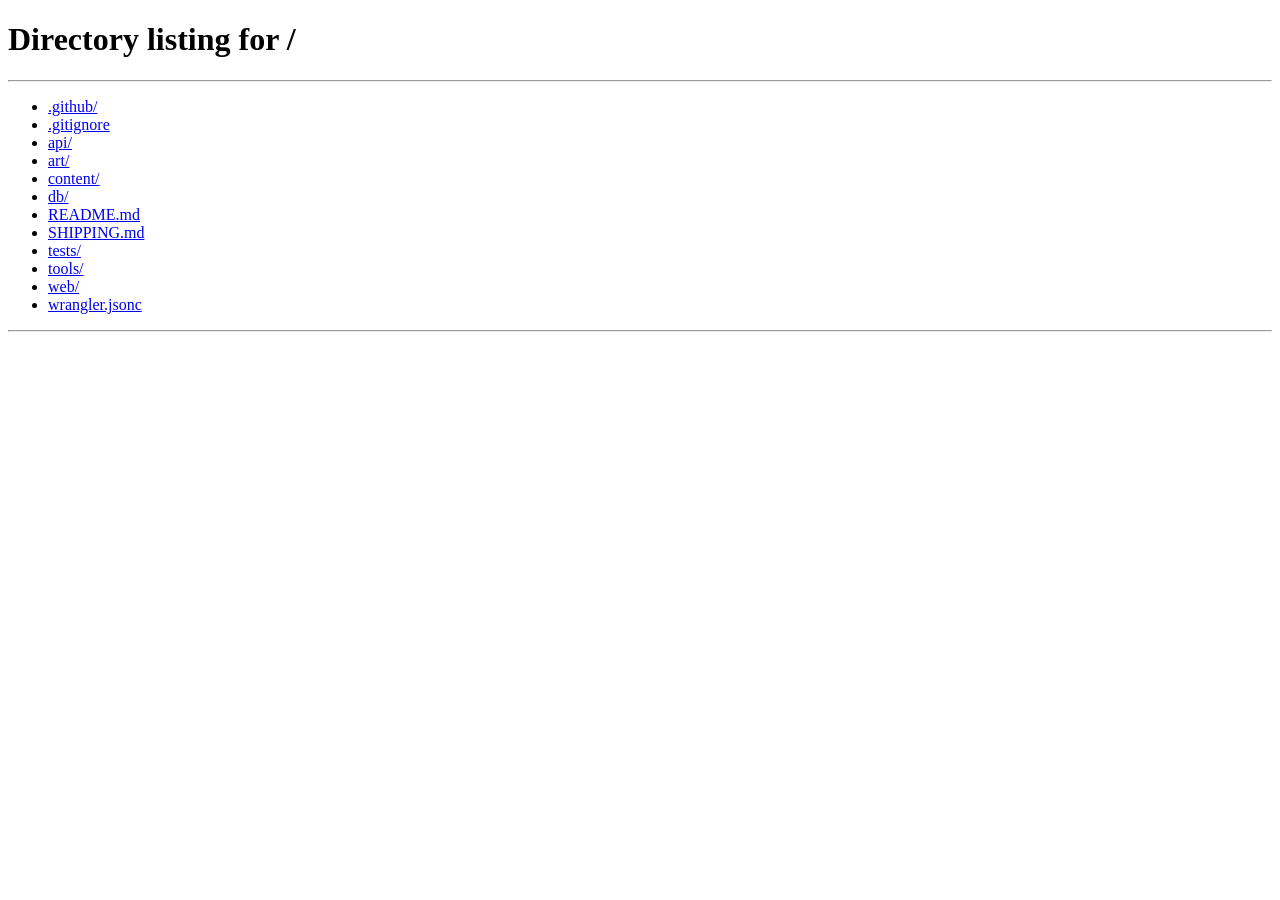
<file: web/index.html>
<!doctype html>
<html lang="en" class="booting">
<head>
<meta charset="utf-8">
<meta name="viewport" content="width=device-width, initial-scale=1, viewport-fit=cover">
<title>Karman – The Daily Number Guessing Game | KÁRMÁN</title>
<link rel="icon" href="/favicon.ico" sizes="48x48">
<link rel="icon" href="/favicon.svg" type="image/svg+xml">
<link rel="icon" href="/favicon-96.png" sizes="96x96" type="image/png">
<link rel="apple-touch-icon" href="/apple-touch-icon.png">
<link rel="manifest" href="/manifest.webmanifest">
<meta name="description" content="Karman is a free daily guessing game. Answer 7 number trivia questions, bet on how sure you are, and fly your balloon 100 km to the edge of space. New game every day, no sign-up.">
<meta name="robots" content="index, follow, max-image-preview:large">
<meta name="theme-color" content="#0A0D1C">
<meta property="og:title" content="KÁRMÁN – the daily number guessing game">
<meta property="og:description" content="Seven number guesses, one balloon, a new flight every day. How close to space can you get?">
<meta property="og:type" content="website">
<meta property="og:url" content="https://karman.day/">
<meta property="og:site_name" content="KÁRMÁN">
<meta property="og:image" content="https://karman.day/og.png">
<meta property="og:image:width" content="1200">
<meta property="og:image:height" content="630">
<meta property="og:image:alt" content="KÁRMÁN: a hot-air balloon rising toward the Kármán line">
<meta name="twitter:card" content="summary_large_image">
<meta name="twitter:site" content="@TheDailyKarman">
<link rel="canonical" href="https://karman.day/">
<script type="application/ld+json">{"@context":"https://schema.org","@graph":[
{"@type":"WebSite","@id":"https://karman.day/#website","name":"KÁRMÁN","alternateName":["Karman","Karman game","karman.day"],"url":"https://karman.day/","description":"A free daily number guessing game: seven trivia estimates, bet on how sure you are, climb 100 km to the edge of space."},
{"@type":"VideoGame","@id":"https://karman.day/#game","name":"KÁRMÁN","alternateName":["Karman","Karman daily game"],"url":"https://karman.day/","image":"https://karman.day/og.png","description":"Karman is a free daily guessing game. Each day brings seven number trivia questions. Type a guess, choose how sure you are, and every hit climbs your hot-air balloon toward the Kármán line, 100 km up, where space begins.","genre":["Trivia","Estimation","Puzzle","Daily game"],"gamePlatform":"Web browser","applicationCategory":"Game","operatingSystem":"Any","inLanguage":"en","isAccessibleForFree":true,"offers":{"@type":"Offer","price":"0","priceCurrency":"USD"},"publisher":{"@id":"https://karman.day/#org"}},
{"@type":"Organization","@id":"https://karman.day/#org","name":"KÁRMÁN","url":"https://karman.day/","logo":"https://karman.day/icon-512.png","email":"hello@karman.day","sameAs":["https://x.com/TheDailyKarman","https://www.reddit.com/r/TheKarman/"]}
]}</script>
<link rel="preconnect" href="https://fonts.googleapis.com">
<link rel="preconnect" href="https://fonts.gstatic.com" crossorigin>
<link rel="stylesheet" href="https://fonts.googleapis.com/css2?family=Big+Shoulders+Display:wght@700;800&family=IBM+Plex+Mono:wght@500&family=Instrument+Sans:wght@400;500;600;700&family=Instrument+Serif:ital@1&display=swap">
<!-- The page's files are linked relative to "/", so an odd nested address (karman.day/a/b) would load it unstyled and broken: send those home, query and #hash kept. -->
<script>if (/^https?:$/.test(location.protocol) && !/^\/(index\.html)?$/.test(location.pathname)) location.replace('/' + location.search + location.hash);</script>
<link rel="stylesheet" href="css/tokens.css">
<link rel="stylesheet" href="css/scene.css">
<link rel="stylesheet" href="css/ui.css">
<link rel="stylesheet" href="css/fx.css">
<script>setTimeout(function () { document.documentElement.classList.remove('booting'); }, 2000);</script>
</head>
<body data-screen="home">
<div id="boot-veil" aria-hidden="true"></div>
<div id="app">

  <!-- ===================== 1 · SCENE (decorative; js/scene.js) ===================== -->
  <div id="scene" aria-hidden="true">
    <div id="sky"></div>
    <div id="sun"></div>
    <canvas id="ambient"></canvas>
    <canvas id="stars"></canvas>
    <div id="world"></div>
    <div id="earth"><div class="earth-rim"></div></div>
    <div id="balloon-rig"><svg id="balloon" xmlns="http://www.w3.org/2000/svg"></svg></div>
    <div id="world-front"></div>
  </div>

  <!-- ===================== 2 · SCRIM: dark tinted layer between sky and interface ===================== -->
  <div id="scrim" aria-hidden="true"></div>

  <!-- ===================== 3 · INTERFACE ===================== -->
  <div id="rail" aria-hidden="true">
    <div class="rail-line"></div>
    <div class="rail-fill"></div>
    <div class="rail-ticks"></div>
    <div class="rail-ghost" hidden><span>Best</span></div>
    <div class="climb-marks" id="climb-marks"></div>
    <div class="rail-bug"><svg viewBox="0 0 24 24" aria-hidden="true"><path d="M12 1.5c.9 0 1.5 1.3 1.5 3v5.2l7.5 4.6v2.1l-7.5-2.3v4.6l2.3 1.7v1.6L12 21.1l-3.8 0.9v-1.6l2.3-1.7v-4.6L3 16.4v-2.1l7.5-4.6V4.5c0-1.7.6-3 1.5-3z"/></svg></div>
  </div>

  <header id="topbar">
    <div class="brand">
      <span class="wordmark">KÁRMÁN<span class="wm-tld">.day</span></span>
      <span class="flight-no" id="flight-no"></span>
    </div>
    <div class="top-actions">
      <button type="button" class="streak-pill" id="btn-streak" aria-label="Streak">
        <svg viewBox="0 0 24 24" aria-hidden="true"><path d="M12 2c1 3.5 5 5.6 5 10.5A5 5 0 0 1 7 12.6c0-2 1-3.6 2.3-4.6.1 1.7.9 3 2.2 3.4C11 8.3 11 5 12 2z"/></svg>
        <span id="streak-count">0</span>
      </button>
      <button type="button" class="menu-btn" id="btn-menu" aria-haspopup="dialog" aria-expanded="false" aria-controls="sheet-menu">
        <svg viewBox="0 0 24 24" aria-hidden="true"><path d="M4 7h16M4 12h16M4 17h10"/></svg><span>Menu</span><i class="mb-live" aria-hidden="true"></i>
      </button>
    </div>
    <!-- An Unlimited run left mid-flight (a refresh lands on today's flight): a stub
         torn off the same ticket, one tap back into the run. -->
    <button type="button" class="parked-tag" id="parked-tag" hidden><span class="pt-main"><span class="pt-inf" aria-hidden="true">∞</span>Resume</span><span class="pt-stub" id="parked-leg"></span></button>
  </header>


  <div id="altimeter">
    <span class="alt-label">Altitude</span>
    <span class="alt-value"><span id="odo" class="odo"></span><span class="alt-unit" id="alt-unit">km</span></span>
  </div>

  <!-- Round HUD: the dial and the route, up top so the card stays calm (shown only on the round screen) -->
  <div id="hud" class="hud">
    <div class="hud-strip">
      <div class="round-timer" id="round-timer" role="timer" aria-label="30 seconds left"><b>30</b></div>
      <div class="leg-block">
        <span class="cat-tag" id="round-cat"></span>
        <ol class="legs" id="legs" aria-label="Flight progress"></ol>
      </div>
    </div>
  </div>

  <!-- The gondola: ONE persistent card. Screens crossfade inside it, so the
       card never jumps in size or position between steps. -->
  <main id="dock">

    <!-- HOME · the flight plan -->
    <section class="screen home" id="screen-home" hidden aria-labelledby="home-h">
      <div class="home-top">
        <p class="eyebrow" id="home-meta"></p>
        <button type="button" class="cal-btn" id="btn-archive" aria-label="Open the archive calendar"><span class="leaf" aria-hidden="true"><i id="leaf-m">OCT</i><b id="leaf-d">6</b></span><span>Archive</span></button>
      </div>
      <div class="home-main">
        <div class="home-text">
          <h1 class="home-title" id="home-h"><span class="sr-only">Karman, the daily number guessing game. </span>Flight <span id="home-flight"></span></h1>
          <p class="home-lede" id="home-lede">Seven guesses. Climb 100 km to the Kármán line, where space begins.</p>
          <div class="home-status" id="home-status"></div>
        </div>
        <!-- Take off: a boarding pass you tear to board -->
        <button type="button" class="hold-btn launch-ticket" id="btn-launch">
          <span class="hold-fill" aria-hidden="true"></span>
          <span class="hold-label">
            <span class="hold-idle"><span class="hi-main"><svg viewBox="0 0 24 24" aria-hidden="true"><path d="M12 2c1 3.5 5 5.6 5 10.5A5 5 0 0 1 7 12.6c0-2 1-3.6 2.3-4.6.1 1.7.9 3 2.2 3.4C11 8.3 11 5 12 2z"/></svg>Take off</span><span class="hold-hint" aria-hidden="true">Click or press <kbd>Enter ↵</kbd></span></span>
            <span class="hold-live">Firing the burner…</span>
          </span>
          <span class="launch-stub" aria-hidden="true"><small>Board</small><b id="launch-no"></b></span>
        </button>
      </div>
    </section>

    <!-- ROUND · one estimate. Deliberately lean: the sky is the show. -->
    <section class="screen round" id="screen-round" hidden>
      <p class="sr-only" id="timer-live" aria-live="assertive"></p>
      <div class="leg-body" id="leg-body">
      <!-- The clue tag hangs at the top right; the question wraps around it -->
      <div class="q-wrap">
        <button type="button" class="clue-tag" id="btn-clue" data-state="ready"></button>
        <h2 class="question" id="round-q"></h2>
      </div>
      <p class="hint" id="round-hint"></p>

      <!-- Your range, big and plain: low ⟵ guess ⟶ high -->
      <div class="readout" id="readout">
        <span class="r-edge r-lo" id="r-lo"></span>
        <span class="r-mid">
          <span class="g-row"><span class="guess" id="guess-value"></span><button type="button" class="guess-del" id="guess-del" aria-label="Delete the last digit" title="Delete (Backspace)" tabindex="-1"><svg viewBox="0 0 24 24" aria-hidden="true"><path d="M9 5h11v14H9l-6-7z"/><path d="m12 9 5 6M17 9l-5 6"/></svg><span>delete</span></button></span>
          <button type="button" class="unit-toggle" id="unit-toggle"><span></span><svg viewBox="0 0 24 24" aria-hidden="true"><path d="m7 10 5 5 5-5"/></svg></button>
        </span>
        <span class="r-edge r-hi" id="r-hi"></span>
      </div>
      <!-- the range in words, in the hint's voice: "between 592 and 1,330 dots" -->
      <p class="r-between" id="r-between" aria-live="polite"></p>

      <!-- Ruler: only appears at the reveal, around your own guess -->
      <div class="scale" id="scale" aria-hidden="true">
        <div class="track" id="track">
          <div class="band" id="band"></div>
          <div class="needle" id="needle" hidden><span class="needle-label"></span></div>
          <div class="knob" id="knob"></div>
        </div>
        <div class="scale-ticks" id="scale-ticks"></div>
      </div>

      <!-- Width: how sure are you? five buttons, narrower pays more -->
      <div class="wbtns" id="wbtns" role="radiogroup" aria-label="How sure are you?"></div>

      <div class="controls" id="round-controls">
        <div class="keypad" id="keypad" aria-label="Number pad"></div>
      </div>
      <div class="result" id="round-result" hidden aria-live="polite">
        <div class="result-head"><span class="verdict"></span><span class="verdict-delta"></span></div>
        <p class="result-line"></p>
        <p class="result-hind" hidden></p>
        <p class="result-fact"></p>
        <button type="button" class="btn-primary next-ticket" id="btn-next"><span class="kl-main">Next leg</span><span class="kl-stub"></span></button>
      </div>
      </div>
    </section>

    <!-- RESULTS: one short screen; details on demand -->
    <section class="screen results" id="screen-results" hidden aria-labelledby="res-tier">
      <div class="res-main">
        <p class="eyebrow" id="res-eyebrow"></p>
        <!-- Today's pilots, as an altitude chart on the left (ui.js histogram); your score beside it -->
        <div class="res-top">
          <div class="crowd-chart" id="crowd-chart"></div>
          <div class="res-lockup">
            <div class="res-hero">
              <span class="res-alt" id="res-alt"></span><span class="res-unit" id="res-unit">km</span>
            </div>
            <p class="res-tier"><em id="res-tier"></em><span id="res-km" hidden></span></p>
            <p class="res-vs" id="res-vs"></p>
            <!-- One sentence, one size (ui.js renderPercentile) -->
            <div class="pctl" id="pctl" hidden>
              <p class="pctl-txt" id="pctl-txt"></p>
              <span id="pctl-num" hidden></span>
            </div>
          </div>
        </div>

        <!-- Share first: the primary action sits right under the score (v5) -->
        <div class="ticket-row">
          <button type="button" class="ticket-btn" id="btn-share">
            <span class="ticket-main"><svg viewBox="0 0 24 24" aria-hidden="true"><path d="M12 15V3M7 8l5-5 5 5M5 13v6a2 2 0 0 0 2 2h10a2 2 0 0 0 2-2v-6"/></svg>Share flight<!--
              The airmail stamp the share nudge posts into this ticket (nudge.js); postmarked once you share.
              --><span class="ticket-stamp" aria-hidden="true"><i class="ts-paper"><svg viewBox="0 0 24 24"><path d="M12 3.2c-4.1 0-6.6 3-6.6 6.6 0 2.8 2.2 5 4 6.4h5.2c1.8-1.4 4-3.6 4-6.4 0-3.6-2.5-6.6-6.6-6.6z"/><path d="M12 3.2c-1.6 1.7-2.3 4.1-2.3 6.6 0 2.6.5 4.9 1 6.4M12 3.2c1.6 1.7 2.3 4.1 2.3 6.6 0 2.6-.5 4.9-1 6.4"/><rect x="10" y="18.3" width="4" height="2.7" rx=".6"/></svg></i><svg class="ts-pm" viewBox="0 0 40 26"><circle cx="11" cy="13" r="9.5"/><circle cx="11" cy="13" r="6.6"/><path d="M22 9c2-1.6 3.4 1.6 5 0s3 1.6 5 0M22 13c2-1.6 3.4 1.6 5 0s3 1.6 5 0M22 17c2-1.6 3.4 1.6 5 0s3 1.6 5 0"/></svg></span></span>
            <span class="ticket-stub" id="ticket-stub"></span>
          </button>
          <button type="button" class="ticket-btn ticket-img" id="btn-copy-img" aria-label="Copy your boarding-pass image">
            <span class="ticket-main">Copy image</span>
            <span class="ticket-stub" aria-hidden="true"><svg viewBox="0 0 24 24"><rect x="3" y="4" width="18" height="16" rx="2"/><circle cx="9" cy="10" r="2"/><path d="M21 16l-5-5-9 9"/></svg></span>
          </button>
        </div>

        <!-- Seven legs, tap one to see its answer -->
        <div class="legstrip" id="legstrip" role="tablist" aria-label="Your seven legs"></div>
        <p class="legstrip-note" id="legstrip-note">Tap a leg for the answer</p>
        <div class="leg-detail" id="leg-detail"></div>

        <!-- Next flight: the come-back hook as an object (game.js ticks the clock) -->
        <div class="next-stub" id="next-stub">
          <span class="ns-k"><small>Next flight</small><b id="next-no"></b></span>
          <span class="ns-clock">Boards in <b id="next-clock">--:--:--</b></span>
          <span class="ns-sky" id="next-sky"></span>
          <span class="ns-streak" id="next-streak" hidden></span>
        </div>
        <p class="res-note" id="res-note"></p>
        <!-- Phone: the pass tears off here; everything below is the stub you act on -->
        <div class="res-tear" aria-hidden="true"></div>
        <!-- Keep flying: an Unlimited run of 7 new questions -->
        <button type="button" class="keep-ticket secondary" id="btn-keep">
          <span class="kt-main"><b>Keep flying</b><small id="keep-sub">7 new questions</small></span>
          <span class="kt-stub" id="keep-stub">∞</span>
        </button>
        <button type="button" class="passport-row" id="passport-row"></button>
        <button type="button" class="link-btn" id="btn-today" hidden>← Back to today’s flight</button>
        <div class="res-foot">
          <span class="res-count">Next flight in <b id="countdown">--:--:--</b></span>
          <span id="res-streak"></span>
        </div>
        <p class="site-foot"><span>Found a bug? Wrong answer? <a id="contact-link" href="mailto:hello@karman.day">Contact us</a></span><span class="sf-soc"><a href="https://x.com/TheDailyKarman" target="_blank" rel="noopener" aria-label="KÁRMÁN on X"><svg viewBox="0 0 24 24" aria-hidden="true" class="soc-x"><path d="M17.8 3h3.1l-6.8 7.8L22 21h-6.2l-4.9-6.4L5.3 21H2.2l7.3-8.3L1.9 3h6.4l4.4 5.8L17.8 3Zm-1.1 16.2h1.7L7.4 4.7H5.6l11.1 14.5Z"/></svg></a><a href="https://www.reddit.com/r/TheKarman/" target="_blank" rel="noopener" aria-label="KÁRMÁN on Reddit"><svg viewBox="0 0 24 24" aria-hidden="true" class="soc-r"><path d="M14.6 3.2l-1.1 4.6c2.4.2 4.6 1 6.2 2.2a2.2 2.2 0 1 1 2.2 3.5c0 .2.1.5.1.7 0 3.9-4.5 7-10 7S2 18.1 2 14.2c0-.2 0-.5.1-.7A2.2 2.2 0 1 1 4.3 10c1.6-1.2 3.8-2 6.2-2.2l1.4-5.6.5-.4 4.1.9a1.7 1.7 0 1 1-.3 1.4l-3.2-.7ZM8.3 12.4a1.4 1.4 0 1 0 0 2.8 1.4 1.4 0 0 0 0-2.8Zm7.4 0a1.4 1.4 0 1 0 0 2.8 1.4 1.4 0 0 0 0-2.8Zm-7 4.4a.6.6 0 0 0-.4 1c1 .9 2.3 1.4 3.7 1.4s2.7-.5 3.7-1.4a.6.6 0 1 0-.8-.9c-.8.7-1.8 1-2.9 1s-2.1-.3-2.9-1a.6.6 0 0 0-.4-.1Z"/></svg></a><a href="privacy.html" target="_blank" rel="noopener">Privacy</a> · <a href="terms.html" target="_blank" rel="noopener">Terms</a></span></p>
        <!-- The pass's machine-readable zone: decoration, filled by ui.js mrz() -->
        <p class="res-mrz" id="res-mrz" aria-hidden="true"></p>
      </div>
      <div class="res-side">
        <div class="recap-head"><h3>Answers</h3><span id="recap-count"></span></div>
        <div class="recap" id="recap"></div>
      </div>
    </section>

    <!-- CLOSED: before launch, or no flight stocked -->
    <section class="screen" id="screen-closed" hidden>
      <p class="eyebrow">Hangar</p>
      <h2 class="home-title" id="closed-title"></h2>
      <p class="home-lede" id="closed-copy"></p>
    </section>
  </main>

  <!-- Results: a tab floating above the pass. Press or drag it down to see the climb in the sky;
       while the pass is parked it reads "Back to your pass" (js/climb.js). -->
  <button type="button" class="res-handle" id="res-handle" aria-expanded="false" aria-controls="climb-marks">
    <i class="rh-grip" aria-hidden="true"></i>
    <span class="rh-words"><span class="rh-see">See your climb</span><span class="rh-back">Back to your pass</span><i class="rh-chev" aria-hidden="true"></i></span>
  </button>

  <div id="banner" class="banner" aria-live="polite"></div>
  <canvas id="fx" aria-hidden="true"></canvas>

  <!-- MENU: phone sheet / desktop popover. The round keeps running behind it. -->
  <div class="sheet-wrap menu-wrap" id="sheet-menu" hidden>
    <div class="sheet menu" role="dialog" aria-modal="true" aria-labelledby="menu-h">
      <div class="menu-head"><h2 id="menu-h">Menu</h2><button type="button" class="icon-btn sheet-x" data-close="menu" aria-label="Close menu"><svg viewBox="0 0 24 24" aria-hidden="true"><path d="M6 6l12 12M18 6 6 18"/></svg></button></div>

      <button type="button" class="menu-acct" id="menu-acct" aria-haspopup="dialog">
        <span class="ma-badge" id="ma-badge" aria-hidden="true"></span>
        <span class="ma-text"><b id="ma-title">Pilot</b><small id="ma-sub">Your account</small></span>
        <svg class="ma-chev" viewBox="0 0 24 24" aria-hidden="true"><path d="m9 6 6 6-6 6"/></svg>
      </button>

      <button type="button" class="menu-resume" id="menu-resume" hidden>
        <span class="mr-dial" aria-hidden="true"><b id="mr-sec">30</b></span>
        <span class="mr-text"><b id="mr-title">Flight #1 in progress</b><small id="mr-sub">Leg 1 of 7 · 30 s left</small></span>
        <span class="mr-go">Resume</span>
      </button>

      <nav class="menu-grid" aria-label="Go to">
        <button type="button" class="menu-tile" data-menu="today">
          <svg viewBox="0 0 24 24" aria-hidden="true"><path d="M12 3.5c-4 0-6.5 2.9-6.5 6.4 0 2.7 2.2 5 3.9 6.3h5.2c1.7-1.3 3.9-3.6 3.9-6.3 0-3.5-2.5-6.4-6.5-6.4z"/><path d="M12 3.5c-1.6 1.6-2.3 4-2.3 6.4 0 2.6.5 4.8 1 6.3M12 3.5c1.6 1.6 2.3 4 2.3 6.4 0 2.6-.5 4.8-1 6.3"/><rect x="10" y="18.5" width="4" height="2.6" rx=".6"/></svg>
          <b>Today’s flight</b><span class="mt-meta" id="mt-today"></span>
        </button>
        <button type="button" class="menu-tile" data-menu="unlimited">
          <svg viewBox="0 0 24 24" aria-hidden="true"><path d="M5.2 15.2a3.2 3.2 0 1 1 0-6.4c2.6 0 4.6 6.4 7.2 6.4h1.4c2.6 0 4.6-6.4 7.2-6.4a3.2 3.2 0 1 1 0 6.4" transform="translate(-1.5 0) scale(.94)"/></svg>
          <b>Unlimited</b><span id="mt-unlimited"></span>
        </button>
        <button type="button" class="menu-tile" data-menu="archive">
          <svg viewBox="0 0 24 24" aria-hidden="true"><rect x="4" y="5.5" width="16" height="15" rx="2"/><path d="M4 10h16M8.5 3.5v4M15.5 3.5v4"/><path d="M8 14h2M14 14h2M8 17.2h2"/></svg>
          <b>Archive</b><span id="mt-archive"></span>
        </button>
        <button type="button" class="menu-tile" data-menu="logbook" id="btn-logbook">
          <svg viewBox="0 0 24 24" aria-hidden="true"><path d="M5 4.5A1.5 1.5 0 0 1 6.5 3H19v15H6.5A1.5 1.5 0 0 0 5 19.5zM5 19.5A1.5 1.5 0 0 0 6.5 21H19v-3"/><circle cx="12" cy="10" r="3"/></svg>
          <b>Logbook</b>
        </button>
        <button type="button" class="menu-tile" data-menu="help" id="btn-help">
          <svg viewBox="0 0 24 24" aria-hidden="true"><circle cx="12" cy="12" r="8.5"/><path d="m14.8 9.2-1.6 4-4 1.6 1.6-4z"/><path d="M12 3.5v1.6M12 18.9v1.6M3.5 12h1.6M18.9 12h1.6"/></svg>
          <b>How to fly</b>
        </button>
        <a class="menu-tile" data-menu="contact" id="menu-contact" href="mailto:hello@karman.day">
          <svg viewBox="0 0 24 24" aria-hidden="true"><rect x="3.5" y="6" width="17" height="12.5" rx="2"/><path d="m4 7 8 6 8-6"/></svg>
          <b>Contact</b>
        </a>
      </nav>

      <div class="menu-prefs">
        <div class="pref"><span id="pref-sound-l">Sound</span><button type="button" class="seg" id="btn-sound" role="switch" aria-checked="true" aria-labelledby="pref-sound-l"><i>On</i><i>Off</i></button></div>
        <div class="pref"><span id="pref-units-l">Units</span><button type="button" class="seg" id="btn-units" role="switch" aria-checked="true" aria-labelledby="pref-units-l"><i>Metric</i><i>Imperial</i></button></div>
      </div>
      <div class="menu-social">
        <span class="ms-label">Follow the flight</span>
        <a class="soc-chip" href="https://x.com/TheDailyKarman" target="_blank" rel="noopener me" aria-label="KÁRMÁN on X, @TheDailyKarman"><svg viewBox="0 0 24 24" aria-hidden="true" class="soc-x"><path d="M17.8 3h3.1l-6.8 7.8L22 21h-6.2l-4.9-6.4L5.3 21H2.2l7.3-8.3L1.9 3h6.4l4.4 5.8L17.8 3Zm-1.1 16.2h1.7L7.4 4.7H5.6l11.1 14.5Z"/></svg><span>@TheDailyKarman</span></a>
        <a class="soc-chip" href="https://www.reddit.com/r/TheKarman/" target="_blank" rel="noopener me" aria-label="KÁRMÁN on Reddit, r/TheKarman"><svg viewBox="0 0 24 24" aria-hidden="true" class="soc-r"><path d="M14.6 3.2l-1.1 4.6c2.4.2 4.6 1 6.2 2.2a2.2 2.2 0 1 1 2.2 3.5c0 .2.1.5.1.7 0 3.9-4.5 7-10 7S2 18.1 2 14.2c0-.2 0-.5.1-.7A2.2 2.2 0 1 1 4.3 10c1.6-1.2 3.8-2 6.2-2.2l1.4-5.6.5-.4 4.1.9a1.7 1.7 0 1 1-.3 1.4l-3.2-.7ZM8.3 12.4a1.4 1.4 0 1 0 0 2.8 1.4 1.4 0 0 0 0-2.8Zm7.4 0a1.4 1.4 0 1 0 0 2.8 1.4 1.4 0 0 0 0-2.8Zm-7 4.4a.6.6 0 0 0-.4 1c1 .9 2.3 1.4 3.7 1.4s2.7-.5 3.7-1.4a.6.6 0 1 0-.8-.9c-.8.7-1.8 1-2.9 1s-2.1-.3-2.9-1a.6.6 0 0 0-.4-.1Z"/></svg><span>r/TheKarman</span></a>
      </div>
      <p class="menu-foot"><a href="privacy.html" target="_blank" rel="noopener">Privacy</a> · <a href="terms.html" target="_blank" rel="noopener">Terms</a></p>
    </div>
  </div>

  <!-- ACCOUNT sheet: who you are, what you own, where your progress is kept -->
  <div class="sheet-wrap" id="sheet-account" hidden>
    <div class="sheet" role="dialog" aria-modal="true" aria-labelledby="account-h">
      <div class="sheet-head"><div><h2 id="account-h">Account</h2><p class="sheet-sub" id="account-sub"></p></div><button type="button" class="icon-btn sheet-x" data-close="account" aria-label="Close account"><svg viewBox="0 0 24 24" aria-hidden="true"><path d="M6 6l12 12M18 6 6 18"/></svg></button></div>
      <div id="account-body"></div>
    </div>
  </div>

  <!-- LOGBOOK sheet -->
  <div class="sheet-wrap" id="sheet-logbook" hidden>
    <div class="sheet" role="dialog" aria-modal="true" aria-labelledby="logbook-h">
      <div class="sheet-head"><div><h2 id="logbook-h">Logbook</h2><p class="sheet-sub" id="logbook-sub"></p></div><button type="button" class="icon-btn sheet-x" data-close="logbook" aria-label="Close logbook"><svg viewBox="0 0 24 24" aria-hidden="true"><path d="M6 6l12 12M18 6 6 18"/></svg></button></div>
      <div id="logbook-body"></div>
    </div>
  </div>

  <!-- ARCHIVE sheet -->
  <!-- UNLIMITED hangar: fly a new run, see the runs you've flown, fly one again on purpose -->
  <div class="sheet-wrap" id="sheet-runs" hidden>
    <div class="sheet" role="dialog" aria-modal="true" aria-labelledby="runs-h">
      <div class="sheet-head"><div><h2 id="runs-h">Unlimited</h2><p class="sheet-sub" id="runs-sub"></p></div><button type="button" class="icon-btn sheet-x" data-close="runs" aria-label="Close Unlimited"><svg viewBox="0 0 24 24" aria-hidden="true"><path d="M6 6l12 12M18 6 6 18"/></svg></button></div>
      <div id="runs-body"></div>
    </div>
  </div>

  <div class="sheet-wrap" id="sheet-archive" hidden>
    <div class="sheet" role="dialog" aria-modal="true" aria-labelledby="archive-h">
      <div class="sheet-head"><div><h2 id="archive-h">Archive</h2><p class="sheet-sub">EVERY DAILY FLIGHT SINCE LAUNCH</p></div><button type="button" class="icon-btn sheet-x" data-close="archive" aria-label="Close archive"><svg viewBox="0 0 24 24" aria-hidden="true"><path d="M6 6l12 12M18 6 6 18"/></svg></button></div>
      <div class="cal-nav"><button type="button" class="icon-btn" id="cal-prev" aria-label="Previous month">‹</button><b id="cal-month"></b><button type="button" class="icon-btn" id="cal-next" aria-label="Next month">›</button></div>
      <div class="cal-grid" id="cal-grid"></div>
      <p class="cal-key" id="cal-key"></p>
    </div>
  </div>

  <!-- WELCOME: the moment Unlimited arrives (a purchase or a pass). A first-class boarding card, once. -->
  <div class="sheet-wrap" id="sheet-welcome" hidden>
    <div class="sheet welcome" role="dialog" aria-modal="true" aria-labelledby="wel-h">
      <button type="button" class="icon-btn sheet-x" data-close="welcome" aria-label="Close"><svg viewBox="0 0 24 24" aria-hidden="true"><path d="M6 6l12 12M18 6 6 18"/></svg></button>
      <div id="welcome-body"></div>
    </div>
  </div>

  <div class="sheet-wrap" id="sheet-paywall" hidden>
    <div class="sheet pay" role="dialog" aria-modal="true" aria-labelledby="pay-h">
      <button type="button" class="icon-btn sheet-x pay-x" data-close="paywall" aria-label="Close"><svg viewBox="0 0 24 24" aria-hidden="true"><path d="M6 6l12 12M18 6 6 18"/></svg></button>
      <div class="pay-hero">
        <svg class="pay-balloon" viewBox="0 0 64 80" aria-hidden="true">
          <defs><clipPath id="pb-e"><path d="M32 4C45 4 54 14 54 27c0 11-9 19-15 25H25C19 46 10 38 10 27 10 14 19 4 32 4Z"/></clipPath></defs>
          <g clip-path="url(#pb-e)"><rect x="6" y="2" width="52" height="52" fill="#D9452B"/><path d="M32 3c-8 9-8 35-4 50h8c4-15 4-41-4-50Z" fill="#F3E7D0"/><rect x="6" y="38" width="52" height="4" fill="#1E2A55"/></g>
          <path d="M26 52l1.5 8M38 52l-1.5 8" stroke="#E7DCC8" stroke-width="1.6" stroke-linecap="round"/>
          <rect x="26" y="59" width="12" height="9" rx="2" fill="#C08A50"/>
        </svg>
        <p class="pay-eyebrow">KÁRMÁN Unlimited</p>
        <h2 class="pay-title" id="pay-h">The sky continues</h2>
      </div>
      <div class="pay-cta" id="pay-cta">
        <button type="button" class="buy-ticket" id="btn-buy"><span class="bt-main">Unlock Unlimited</span><span class="bt-stub"><b id="pay-price">$5.99</b><small>ONE-TIME</small></span></button>
        <div class="gsi" id="gsi-slot" hidden></div>
      </div>
      <p class="pay-note">One time, no subscription. Endless runs of 7 new questions and every past daily flight in the archive.</p>
      <div class="pay-links">
        <button type="button" class="link-btn" id="btn-restore">Already unlocked on another device? Restore it here.</button>
        <button type="button" class="link-btn" id="btn-code-toggle">Have a pass?</button>
      </div>
      <form class="code-form" id="code-form" hidden><input id="code-input" autocomplete="off" spellcheck="false" placeholder="PASS-XXXX-XXXX" aria-label="Pass code or link"><button type="submit" class="code-go">Unlock</button></form>
      <p class="pay-fine">Refundable only if you haven’t flown an Unlimited or archive flight since buying. <a href="terms.html" target="_blank" rel="noopener">Terms</a> · <a href="privacy.html" target="_blank" rel="noopener">Privacy</a></p>
    </div>
  </div>

  <!-- HOW TO FLY: three steps on one card -->
  <div class="sheet-wrap" id="sheet-help" hidden>
    <div class="sheet help" role="dialog" aria-modal="true" aria-labelledby="help-h">
      <div class="sheet-head"><div><h2 id="help-h">How to fly</h2></div><button type="button" class="icon-btn sheet-x" data-close="help" aria-label="Close help"><svg viewBox="0 0 24 24" aria-hidden="true"><path d="M6 6l12 12M18 6 6 18"/></svg></button></div>
      <ol class="hf">
        <li><span class="hf-n">1</span>
          <p><b>Guess the number.</b> Every answer is a number.</p>
          <svg class="hf-ill" viewBox="0 0 72 40" aria-hidden="true"><path d="M4 28h64" class="hi-line"/><path d="M8 25v6M22 26v4M36 25v6M50 26v4M64 25v6" class="hi-tick"/><path d="M41 28V12" class="hi-pin"/><circle cx="41" cy="10" r="3.2" class="hi-dot"/></svg></li>
        <li><span class="hf-n">2</span>
          <p><b>Pick how sure you are.</b> Wider is safer. Narrower pays more.</p>
          <div class="hf-ladder" id="help-ladder" aria-hidden="true"></div></li>
        <li><span class="hf-n">3</span>
          <p><b>Climb to space.</b> <span id="help-space"></span></p>
          <svg class="hf-ill" viewBox="0 0 72 40" aria-hidden="true"><path d="M2 39Q36 29 70 39" class="hi-line"/><path d="M4 8h64" class="hi-karman"/><path d="M36 30V16" class="hi-climb"/><g transform="translate(36 19)"><path d="M0-9c-5 0-7.6 3.4-7.6 7.2 0 3 2.5 5.6 4.6 7.2h6c2.1-1.6 4.6-4.2 4.6-7.2C7.6-5.6 5-9 0-9z" class="hi-env"/><rect x="-2.6" y="6.6" width="5.2" height="3.6" rx=".8" class="hi-basket"/></g></svg></li>
      </ol>
      <p class="hf-note">One clue per flight shows where the answer sits, for half the climb. A new flight every day.</p>
      <div class="br-foot">
        <button type="button" class="ready-ticket" id="btn-ready"><span class="rt-main">Got it</span><span class="rt-stub" id="help-stub"><small>Gate</small><b>#1</b></span></button>
      </div>
    </div>
  </div>

  <div id="dev" hidden></div>
  <div id="toast" role="status"></div>
</div>

<script src="js/config.js"></script>
<script src="js/prng.js"></script>
<script src="js/date.js"></script>
<script src="js/data/content.js"></script>
<script src="js/units.js"></script>
<script src="js/audio.js"></script>
<script src="js/scoring.js"></script>
<script src="js/daily.js"></script>
<script src="js/storage.js"></script>
<script src="js/access.js"></script>
<script src="js/sync.js"></script>
<script src="js/fx.js"></script>
<script src="js/vehicle.js"></script>
<script src="js/scene.js"></script>
<script src="js/ambient.js"></script>
<script src="js/round.js"></script>
<script src="js/coach.js"></script>
<script src="js/share.js"></script>
<script src="js/shareimg.js"></script>
<script src="js/stats.js"></script>
<script src="js/nudge.js"></script>
<script src="js/ui.js"></script>
<script src="js/firstclass.js"></script>
<script src="js/climb.js"></script>
<script src="js/game.js"></script>
<script src="js/main.js"></script>
<script>
/* The round dial now lives in the top HUD (#hud), outside the card. round.js
   still writes the arc's --left onto #screen-round every frame; mirror it. */
(() => {
  const src = document.getElementById('screen-round'), hud = document.getElementById('hud');
  if (!src || !hud || !window.MutationObserver) return;
  const copy = () => hud.style.setProperty('--left', src.style.getPropertyValue('--left') || '1');
  new MutationObserver(copy).observe(src, { attributes: true, attributeFilter: ['style'] });
  copy();
})();
</script>
</body>
</html>
</file>
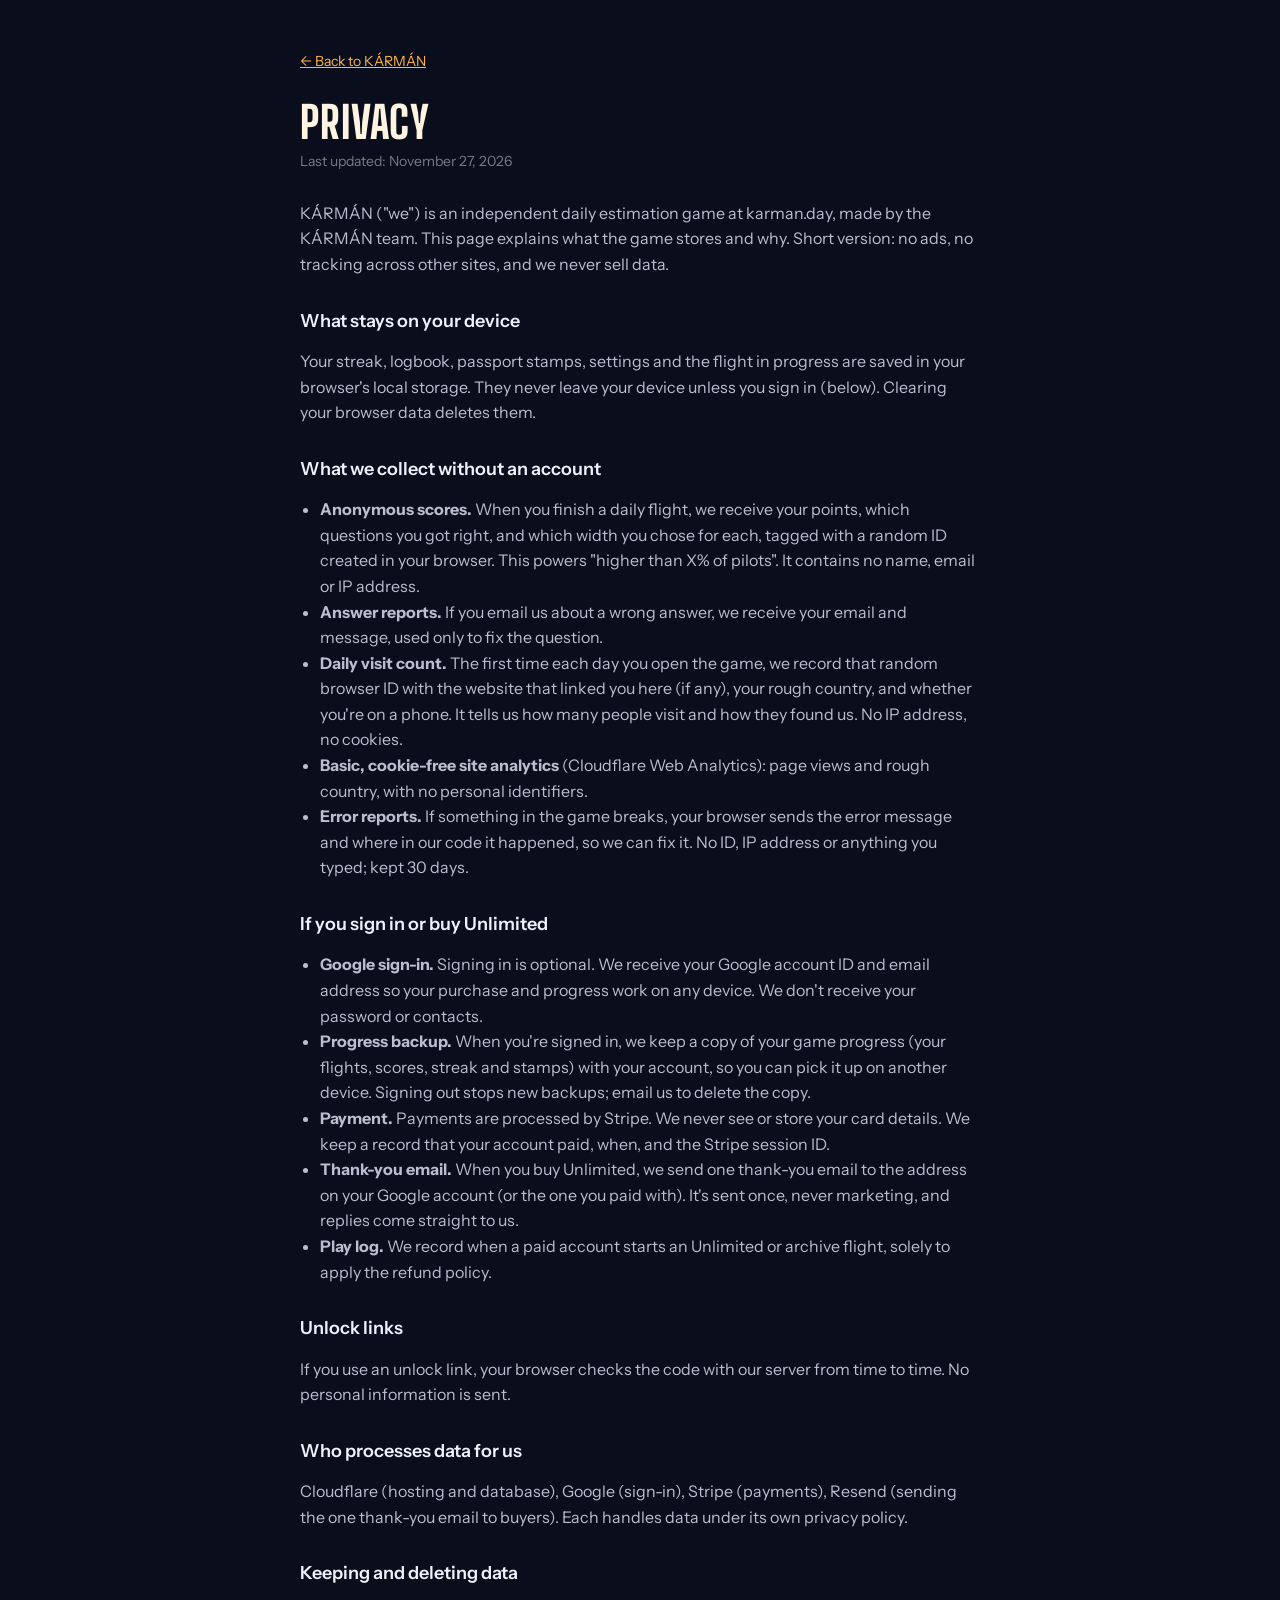
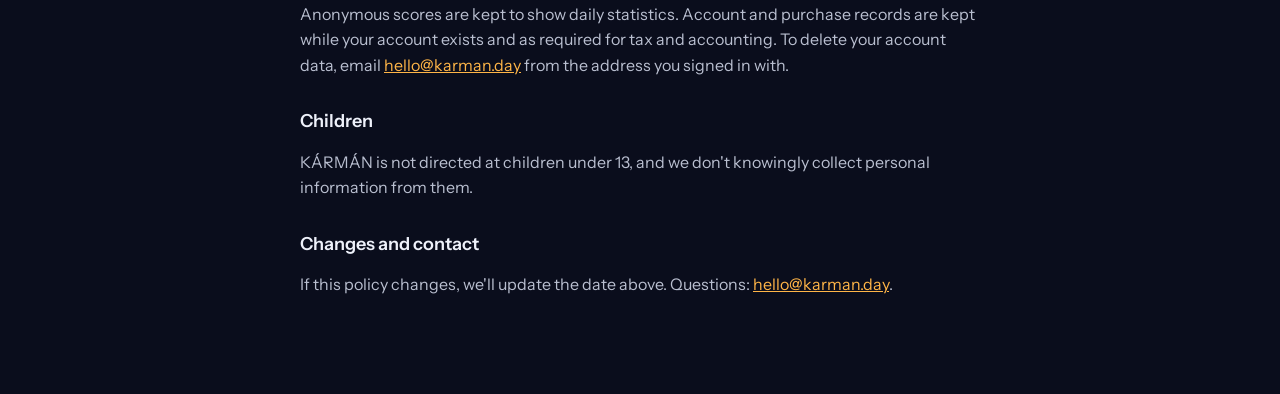
<file: web/privacy.html>
<!doctype html>
<html lang="en">
<head>
<meta charset="utf-8">
<meta name="viewport" content="width=device-width, initial-scale=1">
<meta name="robots" content="noindex, follow">
<link rel="canonical" href="https://karman.day/privacy">
<title>Privacy · KÁRMÁN</title>
<link rel="icon" href="/favicon.ico" sizes="48x48">
<link rel="icon" href="/favicon.svg" type="image/svg+xml">
<link rel="icon" href="/favicon-96.png" sizes="96x96" type="image/png">
<link rel="apple-touch-icon" href="/apple-touch-icon.png">
<link rel="manifest" href="/manifest.webmanifest">
<link rel="preconnect" href="https://fonts.googleapis.com">
<link rel="stylesheet" href="https://fonts.googleapis.com/css2?family=Big+Shoulders+Display:wght@800&family=Instrument+Sans:wght@400;600&display=swap">
<style>
  :root { color-scheme: dark; }
  body { margin: 0; background: #0A0D1C; color: rgba(224,230,248,.82); font: 400 16px/1.6 "Instrument Sans", system-ui, sans-serif; }
  main { max-width: 680px; margin: 0 auto; padding: 48px 20px 80px; }
  a { color: #FFB547; }
  h1 { font: 800 44px/1 "Big Shoulders Display", sans-serif; letter-spacing: .02em; text-transform: uppercase; color: #FFF4E2; margin: 0 0 6px; }
  h2 { font: 600 18px/1.3 "Instrument Sans", sans-serif; color: #EEF1FA; margin: 32px 0 8px; }
  .meta { color: rgba(224,230,248,.5); font-size: 14px; margin: 0 0 28px; }
  .note { padding: 12px 14px; border-radius: 12px; border: 1px dashed rgba(255,181,71,.4); color: #FFB547; font-size: 14px; }
  ul { padding-left: 20px; }
  .back { display: inline-block; margin-bottom: 28px; font-size: 14px; }
</style>
</head>
<body><main>
<a class="back" href="https://karman.day/">← Back to KÁRMÁN</a>
<h1>Privacy</h1>
<p class="meta">Last updated: November 27, 2026</p>

<p>KÁRMÁN ("we") is an independent daily estimation game at karman.day, made by the KÁRMÁN team. This page explains what the game stores and why. Short version: no ads, no tracking across other sites, and we never sell data.</p>

<h2>What stays on your device</h2>
<p>Your streak, logbook, passport stamps, settings and the flight in progress are saved in your browser's local storage. They never leave your device unless you sign in (below). Clearing your browser data deletes them.</p>

<h2>What we collect without an account</h2>
<ul>
  <li><b>Anonymous scores.</b> When you finish a daily flight, we receive your points, which questions you got right, and which width you chose for each, tagged with a random ID created in your browser. This powers "higher than X% of pilots". It contains no name, email or IP address.</li>
  <li><b>Answer reports.</b> If you email us about a wrong answer, we receive your email and message, used only to fix the question.</li>
  <li><b>Daily visit count.</b> The first time each day you open the game, we record that random browser ID with the website that linked you here (if any), your rough country, and whether you're on a phone. It tells us how many people visit and how they found us. No IP address, no cookies.</li>
  <li><b>Basic, cookie-free site analytics</b> (Cloudflare Web Analytics): page views and rough country, with no personal identifiers.</li>
  <li><b>Error reports.</b> If something in the game breaks, your browser sends the error message and where in our code it happened, so we can fix it. No ID, IP address or anything you typed; kept 30 days.</li>
</ul>

<h2>If you sign in or buy Unlimited</h2>
<ul>
  <li><b>Google sign-in.</b> Signing in is optional. We receive your Google account ID and email address so your purchase and progress work on any device. We don't receive your password or contacts.</li>
  <li><b>Progress backup.</b> When you're signed in, we keep a copy of your game progress (your flights, scores, streak and stamps) with your account, so you can pick it up on another device. Signing out stops new backups; email us to delete the copy.</li>
  <li><b>Payment.</b> Payments are processed by Stripe. We never see or store your card details. We keep a record that your account paid, when, and the Stripe session ID.</li>
  <li><b>Thank-you email.</b> When you buy Unlimited, we send one thank-you email to the address on your Google account (or the one you paid with). It's sent once, never marketing, and replies come straight to us.</li>
  <li><b>Play log.</b> We record when a paid account starts an Unlimited or archive flight, solely to apply the refund policy.</li>
</ul>

<h2>Unlock links</h2>
<p>If you use an unlock link, your browser checks the code with our server from time to time. No personal information is sent.</p>

<h2>Who processes data for us</h2>
<p>Cloudflare (hosting and database), Google (sign-in), Stripe (payments), Resend (sending the one thank-you email to buyers). Each handles data under its own privacy policy.</p>

<h2>Keeping and deleting data</h2>
<p>Anonymous scores are kept to show daily statistics. Account and purchase records are kept while your account exists and as required for tax and accounting. To delete your account data, email <a href="mailto:hello@karman.day">hello@karman.day</a> from the address you signed in with.</p>

<h2>Children</h2>
<p>KÁRMÁN is not directed at children under 13, and we don't knowingly collect personal information from them.</p>

<h2>Changes and contact</h2>
<p>If this policy changes, we'll update the date above. Questions: <a href="mailto:hello@karman.day">hello@karman.day</a>.</p>
</main></body></html>
</file>
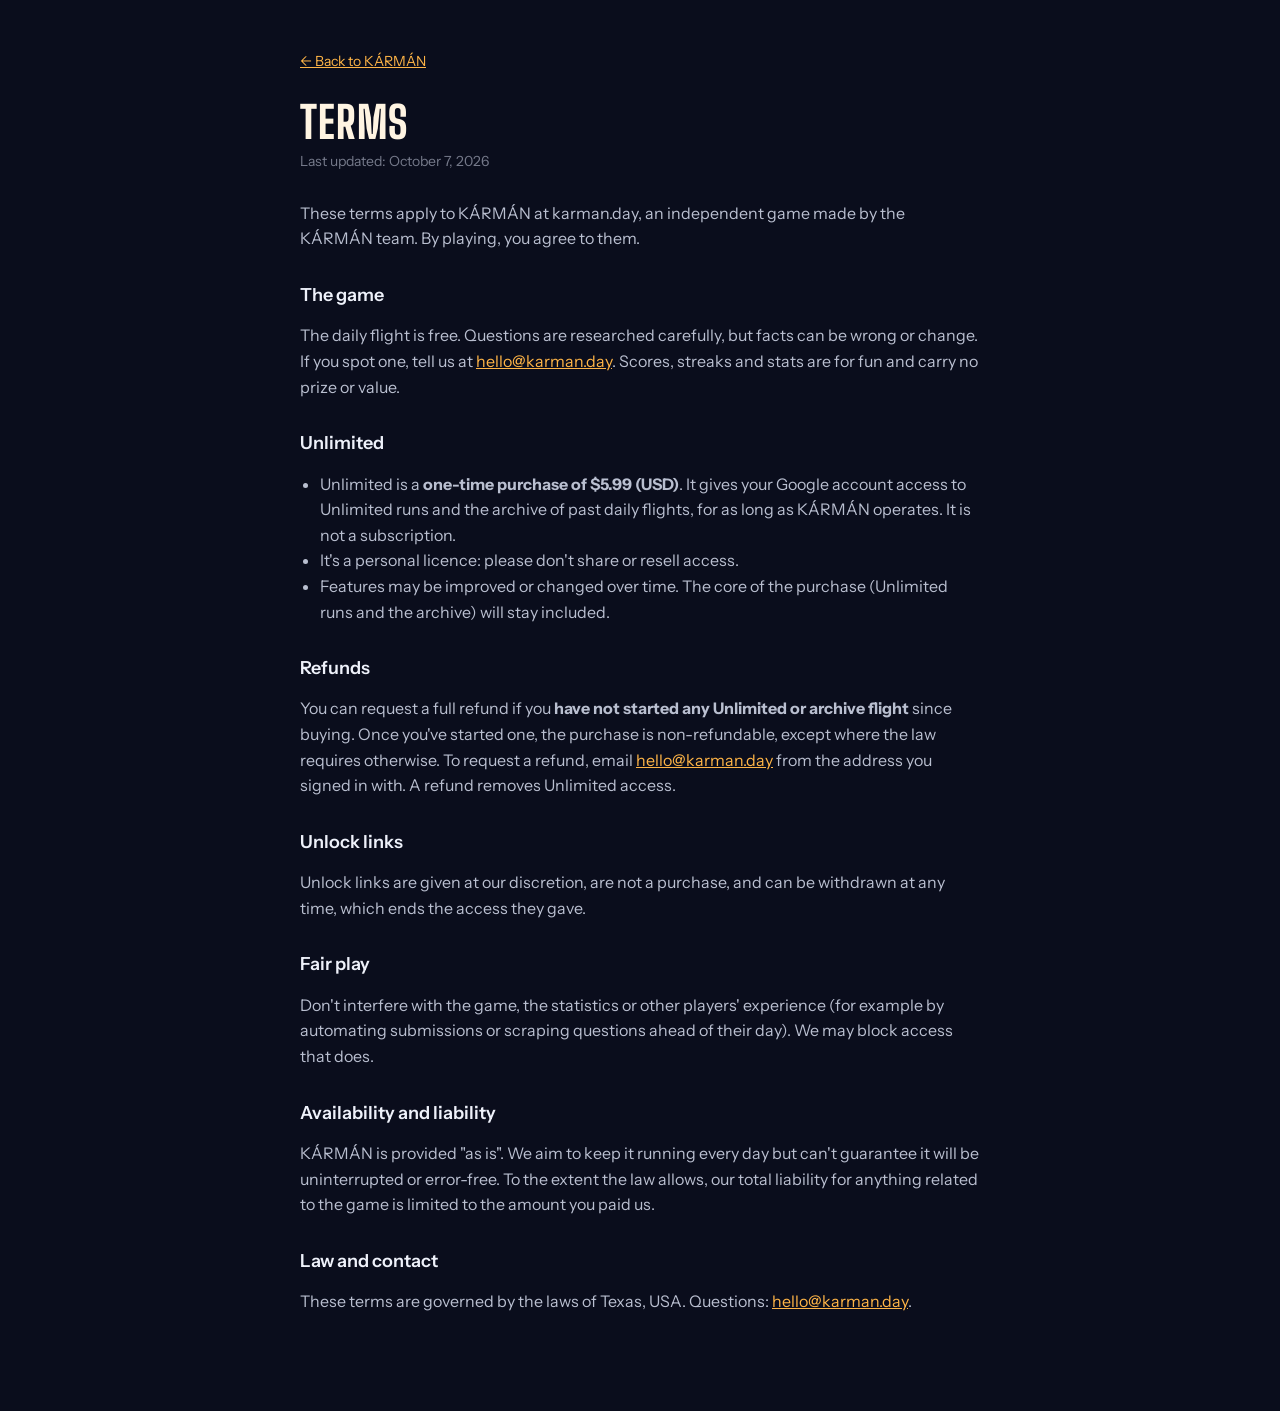
<file: web/terms.html>
<!doctype html>
<html lang="en">
<head>
<meta charset="utf-8">
<meta name="viewport" content="width=device-width, initial-scale=1">
<meta name="robots" content="noindex, follow">
<link rel="canonical" href="https://karman.day/terms">
<title>Terms · KÁRMÁN</title>
<link rel="icon" href="/favicon.ico" sizes="48x48">
<link rel="icon" href="/favicon.svg" type="image/svg+xml">
<link rel="icon" href="/favicon-96.png" sizes="96x96" type="image/png">
<link rel="apple-touch-icon" href="/apple-touch-icon.png">
<link rel="manifest" href="/manifest.webmanifest">
<link rel="preconnect" href="https://fonts.googleapis.com">
<link rel="stylesheet" href="https://fonts.googleapis.com/css2?family=Big+Shoulders+Display:wght@800&family=Instrument+Sans:wght@400;600&display=swap">
<style>
  :root { color-scheme: dark; }
  body { margin: 0; background: #0A0D1C; color: rgba(224,230,248,.82); font: 400 16px/1.6 "Instrument Sans", system-ui, sans-serif; }
  main { max-width: 680px; margin: 0 auto; padding: 48px 20px 80px; }
  a { color: #FFB547; }
  h1 { font: 800 44px/1 "Big Shoulders Display", sans-serif; letter-spacing: .02em; text-transform: uppercase; color: #FFF4E2; margin: 0 0 6px; }
  h2 { font: 600 18px/1.3 "Instrument Sans", sans-serif; color: #EEF1FA; margin: 32px 0 8px; }
  .meta { color: rgba(224,230,248,.5); font-size: 14px; margin: 0 0 28px; }
  .note { padding: 12px 14px; border-radius: 12px; border: 1px dashed rgba(255,181,71,.4); color: #FFB547; font-size: 14px; }
  ul { padding-left: 20px; }
  .back { display: inline-block; margin-bottom: 28px; font-size: 14px; }
</style>
</head>
<body><main>
<a class="back" href="https://karman.day/">← Back to KÁRMÁN</a>
<h1>Terms</h1>
<p class="meta">Last updated: October 7, 2026</p>

<p>These terms apply to KÁRMÁN at karman.day, an independent game made by the KÁRMÁN team. By playing, you agree to them.</p>

<h2>The game</h2>
<p>The daily flight is free. Questions are researched carefully, but facts can be wrong or change. If you spot one, tell us at <a href="mailto:hello@karman.day">hello@karman.day</a>. Scores, streaks and stats are for fun and carry no prize or value.</p>

<h2>Unlimited</h2>
<ul>
  <li>Unlimited is a <b>one-time purchase of $5.99 (USD)</b>. It gives your Google account access to Unlimited runs and the archive of past daily flights, for as long as KÁRMÁN operates. It is not a subscription.</li>
  <li>It's a personal licence: please don't share or resell access.</li>
  <li>Features may be improved or changed over time. The core of the purchase (Unlimited runs and the archive) will stay included.</li>
</ul>

<h2>Refunds</h2>
<p>You can request a full refund if you <b>have not started any Unlimited or archive flight</b> since buying. Once you've started one, the purchase is non-refundable, except where the law requires otherwise. To request a refund, email <a href="mailto:hello@karman.day">hello@karman.day</a> from the address you signed in with. A refund removes Unlimited access.</p>

<h2>Unlock links</h2>
<p>Unlock links are given at our discretion, are not a purchase, and can be withdrawn at any time, which ends the access they gave.</p>

<h2>Fair play</h2>
<p>Don't interfere with the game, the statistics or other players' experience (for example by automating submissions or scraping questions ahead of their day). We may block access that does.</p>

<h2>Availability and liability</h2>
<p>KÁRMÁN is provided "as is". We aim to keep it running every day but can't guarantee it will be uninterrupted or error-free. To the extent the law allows, our total liability for anything related to the game is limited to the amount you paid us.</p>

<h2>Law and contact</h2>
<p>These terms are governed by the laws of Texas, USA. Questions: <a href="mailto:hello@karman.day">hello@karman.day</a>.</p>
</main></body></html>
</file>
<file: web/css/tokens.css>
/* ==========================================================================
   KÁRMÁN · tokens.css
   Layout concept: a full-bleed sky that changes with altitude, a dark tinted
   scrim over it, and one docked glass "gondola" card holding every control,
   with an altimeter rail along the left edge.

   This is a deliberately single-look design (the sky is the theme), so there
   is no light/dark switch: every colour is set explicitly here.
   ========================================================================== */

:root {
  color-scheme: dark;

  /* ---- Surfaces: night navy glass over the sky ---- */
  --night: #0A0D1C;
  --glass: rgba(12, 15, 33, 0.66);
  --glass-hi: rgba(26, 31, 58, 0.72);
  --glass-strong: rgba(9, 11, 24, 0.9);
  --hairline: rgba(226, 232, 255, 0.11);
  --hairline-strong: rgba(226, 232, 255, 0.22);

  /* ---- Text ---- */
  --text: #EEF1FA;
  --text-dim: rgba(224, 230, 248, 0.68);
  --text-faint: rgba(224, 230, 248, 0.42);

  /* ---- Accent: burner amber (flame, altitude, primary actions) ---- */
  --amber: #FFB547;
  --amber-deep: #F07C2C;
  --ember: #FF6A3D;
  --on-amber: #1D1204;

  /* ---- Width chips: these match the share-card emoji ---- */
  --c-wide: #DDE2EC;
  --c-fair: #6CA9FF;
  --c-snug: #5BD49A;
  --c-tight: #F4CF4A;
  --c-pinpoint: #FF5E62;
  --c-miss: #8B93A7;

  /* ---- Balloon + scenery ---- */
  --gore-a: #D9452B;
  --gore-b: #F3E7D0;
  --gore-band: #1E2A55;
  --cloud: #F7F3EE;
  --cloud-shade: rgba(120, 132, 168, 0.35);
  --hill-far: #45648F;
  --hill-mid: #2D4C58;
  --hill-near: #1C3530;
  --horizon: #F2BE94;   /* set per day by scene.js */
  --haze: #F6D3BC;

  /* ---- Type ---- */
  --f-display: "Big Shoulders Display", "Antonio", "Arial Narrow", "Roboto Condensed", sans-serif;
  --f-ui: "Instrument Sans", "Segoe UI", system-ui, -apple-system, sans-serif;
  --f-serif: "Instrument Serif", "Iowan Old Style", Georgia, serif;
  --f-mono: "IBM Plex Mono", ui-monospace, "SF Mono", Menlo, monospace; /* share ticket only */

  /* Type scale (1.25 minor third-ish, tuned for phones) */
  --t-2xs: 0.68rem;
  --t-xs: 0.75rem;
  --t-sm: 0.86rem;
  --t-md: 1rem;
  --t-lg: 1.2rem;
  --t-xl: 1.5rem;
  --t-2xl: 2.25rem;
  --t-3xl: 3.4rem;
  --t-4xl: 4.6rem;

  /* ---- Shape ---- */
  --r-card: 24px;
  --r-ctl: 16px;
  --r-pill: 999px;
  --card-max: 470px;
  --gondola-h: clamp(400px, 52vh, 470px);  /* the card's one fixed height */


  /* ---- Motion: one system ----
     ease-out for nearly everything: 160ms press, 240ms state change, 320ms sheets.
     ease-spring ONLY for a hit verdict and a stamp slam. */
  --ease-out: cubic-bezier(0.16, 1, 0.3, 1);
  --ease-spring: cubic-bezier(0.34, 1.56, 0.64, 1);
  --ease-in: cubic-bezier(0.55, 0, 1, 0.45);
  --d-press: 160ms;
  --d-state: 240ms;
  --d-sheet: 320ms;

  /* ---- Stamp inks (tier by lifetime count) ---- */
  --ink-1: #2B3F7A;  /* navy, 1+ */
  --ink-2: #A0602A;  /* bronze, 5+ */
  --ink-3: #6E7A90;  /* silver, 10+ */
  --ink-4: #B8861E;  /* gold, 20+ */
  --ink-5: #55525F;  /* moon rock, 30+: speckled grey */
  --paper: #F3E9D6;
}

/* Desktop: tall enough for the question AND the reveal, so the card never scrolls */
@media (min-width: 720px) {
  :root { --gondola-h: clamp(464px, 60vh, 480px); }
}
/* Phones: a taller card, so the keypad fits without scrolling */
@media (max-width: 719px) {
  :root { --gondola-h: clamp(420px, 58vh, 500px); }
}
@media (max-width: 719px) and (max-height: 700px) {
  :root { --gondola-h: 436px; }   /* iPhone SE and friends */
}

/* ---- v17 · phones: the card sits a touch lower so the sky (and the rail) keep more room.
   The round card has its own height (--round-h, ui.css v14/v17); this is the home strip and the results pass. ---- */
@media (max-width: 719px) {
  :root { --gondola-h: clamp(400px, 54vh, 470px); }
}

/* ---- v18 · the passport's board and gilt (results pass, passport row, the climb tab) ---- */
:root {
  --cover: #1E2C5A;                       /* navy board of the passport cover */
  --gilt: #E2B470;                        /* the gilt rule and crest on it */
  --gilt-soft: rgba(226, 180, 112, 0.55); /* the same rule where it is only a hairline */
}
</file>
<file: web/css/scene.css>
/* ==========================================================================
   KÁRMÁN · scene.css
   The sky world, the scrim and the altimeter rail. Positions of world items
   are set every frame by js/scene.js through transform: translate3d().
   ========================================================================== */

html, body { height: 100%; }
body {
  margin: 0;
  background: var(--night);
  color: var(--text);
  font-family: var(--f-ui);
  font-size: 16px;
  -webkit-font-smoothing: antialiased;
  -webkit-tap-highlight-color: transparent;
  overflow: hidden;
  overscroll-behavior: none;
}

#app { position: fixed; inset: 0; overflow: hidden; }

/* ---------------------------------------------------------------- scene */
#scene { position: absolute; inset: 0; overflow: hidden; z-index: 0; }
#sky { position: absolute; inset: 0; background: linear-gradient(#4E78B8, #93B8E0 58%, #F2BE94); }

#sun {
  position: absolute; left: 80%; top: 38%;
  width: 70vmin; height: 70vmin; max-width: 560px; max-height: 560px;
  transform: translate(-50%, -50%);
  background: radial-gradient(circle,
    #FFF6DF 0 5.5%, rgba(255, 226, 168, 0.85) 7%, rgba(255, 196, 130, 0.32) 13%,
    rgba(255, 180, 120, 0.12) 30%, transparent 62%);
  mix-blend-mode: screen;
  pointer-events: none;
}

#ambient { position: absolute; inset: 0; width: 100%; height: 100%; pointer-events: none; }
#stars { position: absolute; inset: 0; width: 100%; height: 100%; opacity: 0; }

#world, #world-front { position: absolute; inset: 0; pointer-events: none; }
/* World labels fade out under the top bar instead of colliding with it */
#world { -webkit-mask-image: linear-gradient(to bottom, transparent 70px, #000 150px); mask-image: linear-gradient(to bottom, transparent 70px, #000 150px); }
#world-front { z-index: 3; }

.w-item {
  position: absolute; left: 0; top: 0; width: 100%;
  will-change: transform;
}

/* Ground: top edge of the item is the ground line */
/* Hills are lifted so the far ridges rise behind the balloon at launch. */
.ground .hills { display: block; width: 100%; height: 60vh; min-height: 320px; margin-top: -19vh; margin-bottom: -2px; }
/* The meadow is three sheets with the same geometry (far ridge, green ridge,
   river + meadow); landmarks stand between them. Only the front one is backed. */
.ground.front::after { /* solid meadow below the drawing, so tall screens never see sky under the hills */
  content: ""; display: block; height: 200vh; background: var(--hill-near);
}
.windsock { transform-box: fill-box; transform-origin: 0 50%; animation: sock 3.4s ease-in-out infinite alternate; }
@keyframes sock { from { transform: rotate(-4deg); } to { transform: rotate(5deg) scaleX(0.92); } }

/* Clouds: centred on their altitude line, drifting sideways */
.cloud {
  position: absolute; top: 0;
  width: calc(190px * var(--s));
  transform: translate(-50%, -50%);
  animation: drift var(--drift) ease-in-out infinite alternate;
}
.cloud-svg { display: block; width: 100%; filter: drop-shadow(0 6px 10px rgba(30, 40, 80, 0.12)); }
@keyframes drift {
  from { translate: calc(-6vw * var(--dir)) 0; }
  to   { translate: calc(6vw * var(--dir)) 0; }
}

/* ---------------------------------------------------------------- captions
   One caption for every sight: a dot on the object, a hairline leader, and a
   small flag of night glass hung on it. The leader runs on into the flag's
   edge, so each caption reads as a marker planted on its object. */
#world, #world-front { --cap-edge: clamp(14px, 4vw, 56px); --cap-line: rgba(255, 248, 236, 0.78); }
.cap { position: absolute; width: 0; height: 0; z-index: 1; }
.cap::before { /* leader */
  content: ""; position: absolute; left: -0.5px; bottom: 0; width: 1px; height: var(--lead);
  background: var(--cap-line);
}
.cap::after { /* the dot on the object */
  content: ""; position: absolute; left: -2.5px; top: -2.5px; width: 5px; height: 5px; border-radius: 50%;
  background: #FFF8EC; box-shadow: 0 0 0 1.5px rgba(10, 13, 28, 0.42);
}
.w-label {
  position: absolute; bottom: var(--lead);
  display: flex; flex-direction: column; gap: 3px;
  padding: 3px 7px 4px 6px;
  background: rgba(10, 13, 28, 0.46);
  white-space: nowrap;
  color: #F6F1E7;
}
.w-label { transition: opacity 220ms ease; }
.w-label.tucked { opacity: 0; }
.cap-r .w-label { left: -0.5px; border-left: 1px solid var(--cap-line); border-radius: 0 3px 3px 0; }
.cap-l .w-label { right: -0.5px; border-right: 1px solid var(--cap-line); border-radius: 3px 0 0 3px; text-align: right; align-items: flex-end; }
.cap-name { font: 600 9.5px/1 var(--f-ui); letter-spacing: 0.13em; text-transform: uppercase; }
.cap-sub { display: flex; align-items: baseline; gap: 6px; }
.cap-l .cap-sub { flex-direction: row-reverse; }
.cap-fig { font: 700 13px/0.9 var(--f-display); letter-spacing: 0.03em; color: var(--amber); font-variant-numeric: tabular-nums; }
.cap-note { font: italic 400 12px/0.9 var(--f-serif); color: rgba(238, 232, 220, 0.72); }
/* Captions on a line (bands, the Kármán line) sit on it: no leader, just the dot. */
.cap.flat .w-label { bottom: 5px; }
.cap.flat.cap-r .w-label { left: -2.5px; }
.cap.flat.cap-l .w-label { right: -2.5px; }

/* ---------------------------------------------------------------- landmarks */
.landmark.right .peak { position: absolute; right: 2%; top: 0; width: min(46vw, 300px); }
.peak svg { display: block; width: 100%; height: auto; }

.plane-lane { position: absolute; left: 0; right: 0; top: 0; height: 30px; transform: translateY(-50%); }
.plane {
  position: absolute; top: 0; left: 0; width: 52px;
  animation: fly 22s linear infinite;
}
.plane svg { display: block; width: 52px; position: relative; }
.contrail { /* two engine trails */
  position: absolute; right: 70%; top: 7px; width: 42vw; height: 17px;
  background:
    linear-gradient(to left, rgba(255, 255, 255, 0.7), transparent) top / 100% 1.5px no-repeat,
    linear-gradient(to left, rgba(255, 255, 255, 0.7), transparent) bottom / 100% 1.5px no-repeat;
}
@keyframes fly { from { transform: translateX(-30vw); } to { transform: translateX(120vw); } }

.band-item .ozone {
  position: absolute; left: 0; right: 0; top: -70px; height: 140px;
  background: linear-gradient(to bottom, transparent, rgba(170, 140, 255, 0.16) 45%, rgba(120, 190, 255, 0.12) 60%, transparent);
}

.landmark.left .diver { position: absolute; left: 22%; top: 0; }
.diver svg { display: block; width: 18px; transform: translate(-50%, -50%) rotate(12deg); }
.diver-trail {
  position: absolute; left: -1px; top: 10px; width: 2px; height: 90px;
  background: repeating-linear-gradient(to bottom, rgba(255, 255, 255, 0.45) 0 4px, transparent 4px 9px);
}

.line-item .w-line {
  position: absolute; left: 0; right: 0; top: 0; height: 1px;
  background: linear-gradient(to right, transparent, rgba(255, 255, 255, 0.35) 15%, rgba(255, 255, 255, 0.35) 85%, transparent);
}
.line-item .w-line.karman {
  height: 2px;
  background: repeating-linear-gradient(to right, var(--amber) 0 10px, transparent 10px 18px);
  box-shadow: 0 0 18px rgba(255, 181, 71, 0.55);
}
.karman-item .cap { --cap-line: var(--amber); }
.karman-item .cap::after { background: var(--amber); }
.karman-item .w-label { left: 0; transform: translateX(-50%); border-left: 0; border-radius: 3px; align-items: center; bottom: 8px; }
.line-item .w-line.pb { background: repeating-linear-gradient(to right, rgba(255, 255, 255, 0.55) 0 3px, transparent 3px 8px); }

/* Earth's curve, rising into view above ~55 km */
#earth {
  position: absolute; left: 50%; bottom: -150vmax;
  width: 240vmax; height: 170vmax; border-radius: 50%;
  transform: translate3d(-50%, 38vh, 0);
  opacity: 0;
  background: radial-gradient(ellipse at 50% 8%, #2F6FB8 0%, #1C4A86 14%, #0E2550 30%, #071430 52%);
  box-shadow: 0 0 0 2px rgba(150, 200, 255, 0.55), 0 0 40px 10px rgba(110, 170, 255, 0.45), 0 0 140px 50px rgba(80, 140, 255, 0.22);
}
.earth-rim {
  position: absolute; inset: 0; border-radius: 50%;
  background: radial-gradient(ellipse at 50% 2%, rgba(255, 255, 255, 0.35), transparent 10%);
}

/* The balloon */
#balloon-rig {
  position: absolute; left: 50%; top: 0;
  transform-origin: 50% 100%;
  z-index: 2;
  will-change: transform;
}
#balloon {
  display: block; width: 100%; height: 100%; overflow: visible;
  transform-origin: 50% 70%;
  transform: scale(calc(1 + var(--inflate, 0) * 0.05), calc(1 + var(--inflate, 0) * 0.03));
  filter: drop-shadow(0 10px 18px rgba(8, 10, 30, 0.35));
}
#balloon.squash { animation: squash 520ms var(--ease-spring); }
/* Take-off heave: the envelope swells and stretches upward as it leaves the ground */
#balloon.heave { animation: heave 2100ms cubic-bezier(0.4, 0, 0.2, 1); }
@keyframes heave {
  0% { transform: scale(1, 1); }
  12% { transform: scale(1.06, 0.95); }
  30% { transform: scale(0.96, 1.07); }
  55% { transform: scale(1.01, 0.99); }
  100% { transform: scale(1, 1); }
}
@keyframes squash {
  0% { transform: scale(1, 1); }
  30% { transform: scale(1.07, 0.94); }
  60% { transform: scale(0.97, 1.03); }
  100% { transform: scale(1, 1); }
}

/* ---------------------------------------------------------------- scrim
   The dark tinted layer between the sky and the interface: light at the top
   so the balloon stays bright, heavy at the bottom so the card always reads. */
#scrim {
  position: absolute; inset: 0; z-index: 1; pointer-events: none;
  background:
    linear-gradient(to bottom,
      rgba(6, 8, 22, 0.42) 0%,
      rgba(6, 8, 22, 0.08) 16%,
      rgba(6, 8, 22, 0.06) 34%,
      rgba(6, 8, 22, 0.46) 58%,
      rgba(6, 8, 22, 0.78) 100%),
    rgba(10, 12, 34, 0.12);
}

/* ---------------------------------------------------------------- rail */
#rail {
  position: absolute; z-index: 2;
  left: max(12px, env(safe-area-inset-left, 0px));
  top: calc(env(safe-area-inset-top, 0px) + 78px);
  height: calc(100% - var(--gondola-h) - 130px - env(safe-area-inset-top, 0px)); width: 74px;
  pointer-events: none;
}
.rail-line { /* the route ahead: a quiet dashed line */
  position: absolute; left: 4px; top: 0; bottom: 0; width: 1px;
  background: repeating-linear-gradient(to bottom, rgba(255, 255, 255, 0.34) 0 3px, transparent 3px 7px);
}
.rail-fill { /* the route flown: a solid amber contrail up to the plane */
  position: absolute; left: 4px; bottom: 0; width: 1px; height: 0;
  background: linear-gradient(to top, rgba(255, 181, 71, 0.15), rgba(255, 181, 71, 0.85));
  box-shadow: 0 0 6px rgba(255, 181, 71, 0.45);
}
.rail-tick { position: absolute; left: 0; transform: translateY(-50%); display: flex; align-items: center; gap: 6px; }
.rail-tick i { display: block; width: 7px; height: 1px; margin-left: 1px; background: rgba(255, 255, 255, 0.45); }
.rail-tick span {
  font: 600 10px/1 var(--f-ui); letter-spacing: 0.06em; text-transform: uppercase;
  color: rgba(255, 255, 255, 0.25); transition: color 400ms, text-shadow 400ms;
}
.rail-tick.lit i { background: var(--amber); width: 9px; }
.rail-tick.lit span { color: rgba(255, 200, 120, 0.4); }
/* Ticks stay as a scale; only two labels show: the next milestone, and Space (the goal). */
.rail-tick span { opacity: 0; transition: opacity 400ms, color 400ms; }
.rail-tick.next span { opacity: 1; }
.rail-tick:last-child span { opacity: 0.55; }
/* Only the NEXT milestone is labelled at full strength: your goal, not a list */
.rail-tick.next span { color: #fff; text-shadow: 0 1px 8px rgba(5, 8, 25, 0.6); }
.rail-tick.next i { background: #fff; width: 9px; }
#rail { transition: opacity 300ms; }
.rail-bug { /* a small plane, nose up, climbing the scale */
  position: absolute; left: -4px; width: 17px; height: 17px;
  transform: translateY(-50%);
  filter: drop-shadow(0 0 5px rgba(255, 181, 71, 0.8));
}
.rail-bug svg { display: block; width: 100%; height: 100%; fill: var(--amber); }
.rail-ghost {
  position: absolute; left: -1px; width: 22px; height: 1px; transform: translateY(-50%);
  background: repeating-linear-gradient(to right, #fff 0 2px, transparent 2px 4px);
}
.rail-ghost span { display: none; }
.rail-ghost-unused {
  position: absolute; left: 26px; top: -5px;
  font: 600 9.5px/1 var(--f-ui); letter-spacing: 0.06em; text-transform: uppercase; color: rgba(255, 255, 255, 0.7);
}

/* Yesterday's ghost: fainter than Best, and the only ghost that prints its name */
.rail-ghost.yday { width: 16px; left: 1px; opacity: 0.5; background: repeating-linear-gradient(to right, #fff 0 1.5px, transparent 1.5px 4px); }
.rail-ghost.yday span {
  display: block; position: absolute; left: 21px; top: 50%; transform: translateY(-50%);
  font: 700 9.5px/1 var(--f-display); letter-spacing: 0.1em; text-transform: uppercase; white-space: nowrap;
  color: #fff; opacity: 0.9; transition: opacity 300ms;   /* 45 % white, with the ghost's own 0.5 */
}
.rail-ghost.yday.hush span { opacity: 0; }
.rail-ghost.yday.lit { opacity: 0.32; }
/* the goal: the first visa not yet in the passport, marked in the logbook's amber */
.rail-tick.goal i { background: #FFC872; }
.rail-tick.goal.next span { color: #FFD9A0; }

@media (max-height: 640px) { .rail-tick span { display: none; } }

/* ---------------------------------------------------------------- sights on the way up */
/* Grounded landmarks: scene.js sizes the frame so the feet land on the plain. */
.grounded-frame { position: absolute; top: 0; }
.landmark-art, .landmark-art svg { display: block; width: 100%; height: 100%; }
.grounded.far .landmark-art { opacity: 0.42; }   /* far off in the haze: never competes with the home card */
/* Legends stand on clouds */
.legend { position: absolute; top: 0; }
.legend-art svg { display: block; width: 100%; overflow: visible; }
.legend.babel { right: 5%; width: 104px; }
.legend.castle { left: 3%; width: 128px; }
.castle .legend-art { position: absolute; left: 0; top: -84px; width: 100%; }
.castle .stalk { position: absolute; left: 34px; top: -6px; width: 30px; }
.castle .stalk svg { display: block; width: 100%; }
.castle .stalk-foot { position: absolute; left: 4px; top: 196px; width: 92px; }
.castle .stalk-foot svg { display: block; width: 100%; }
.flyer { position: absolute; top: 0; left: 0; animation: cross var(--dur) linear infinite; animation-delay: var(--delay); }
.flyer.rtl { animation-direction: reverse; }
.flyer-art { display: block; transform: translateY(-50%); }
.flyer.rtl .flyer-art { transform: translateY(-50%) scaleX(-1); }
.flyer-art svg { display: block; width: 100%; height: auto; }
@keyframes cross { from { transform: translateX(-25vw); } to { transform: translateX(115vw); } }
.sprites { position: absolute; left: 0; right: 0; top: -60px; height: 120px; }
.nlc { position: absolute; left: 0; right: 0; top: -40px; height: 80px;
  background: repeating-linear-gradient(170deg, transparent 0 18px, rgba(120, 200, 255, 0.10) 18px 22px, transparent 22px 40px),
              linear-gradient(to bottom, transparent, rgba(110, 190, 255, 0.14) 50%, transparent); }
@media (prefers-reduced-motion: reduce) {
  .flyer { animation: none; transform: translateX(var(--rx, 30vw)); }   /* spread out, so captions don't stack */
  .plane { animation: none; transform: translateX(62vw); }
}

/* ================= v15 · hand-drawn sky ================= */

/* ================= v15 · the sky, hand-drawn (keep last) ================= */
/* ==========================================================================
   KÁRMÁN · scene v15
   Append to the END of web/css/scene.css.

   The sky becomes an illustration in the manner of a vintage travel poster:
   gouache planes, hand-inked contours, a little hatching in the shade, and
   the tooth of the paper over all of it. The drawing itself is generated in
   scene.js (wobble baked into the geometry); this file adds the paper and
   retunes a few colours. Nothing here animates: the textures are static
   images, rasterised once, composited over the moving world.
   ========================================================================== */

:root {
  --cloud: #FBF7F0;                       /* the sunlit wash */
  --cloud-wash: #DCE1EF;                  /* the cool gouache shade under it */
  --sky-ink: #22305A;
}

/* The paper. Static noise tiles over the whole scene: a fine tooth of
   dark and light specks, and long horizontal brush streaks, like a gouache
   wash laid across the sheet in strokes.
   Under the scrim and the interface; it never touches the cards. */
#scene::before, #scene::after { content: ""; position: absolute; inset: 0; z-index: 4; pointer-events: none; }
#scene::after { background: url("data:image/svg+xml,%3Csvg xmlns='http://www.w3.org/2000/svg' width='180' height='180'%3E%3Cfilter id='n'%3E%3CfeTurbulence type='fractalNoise' baseFrequency='.85' numOctaves='2' seed='4' stitchTiles='stitch'/%3E%3CfeColorMatrix values='0 0 0 0 .12 0 0 0 0 .15 0 0 0 0 .28 1.6 0 0 0 -.86'/%3E%3C/filter%3E%3Crect width='100%25' height='100%25' filter='url(%23n)'/%3E%3C/svg%3E") 0 0 / 180px 180px; opacity: 0.3; }
/* the light tooth and the brush streaks read as haze on a night sky, so
   they thin out with altitude (scene.js sets --paper: 1 on the meadow,
   0.12 in space; an opacity change, composited, never repainted) */
#scene::before {
  background:
    url("data:image/svg+xml,%3Csvg xmlns='http://www.w3.org/2000/svg' width='220' height='220'%3E%3Cfilter id='n'%3E%3CfeTurbulence type='fractalNoise' baseFrequency='.7' numOctaves='1' seed='9' stitchTiles='stitch'/%3E%3CfeColorMatrix values='0 0 0 0 1 0 0 0 0 .97 0 0 0 0 .9 0 0 1.5 0 -.86'/%3E%3C/filter%3E%3Crect width='100%25' height='100%25' filter='url(%23n)'/%3E%3C/svg%3E") 0 0 / 220px 220px,
    url("data:image/svg+xml,%3Csvg xmlns='http://www.w3.org/2000/svg' width='1200' height='480'%3E%3Cfilter id='m' x='0' y='0' width='1' height='1'%3E%3CfeTurbulence type='fractalNoise' baseFrequency='.0025 .05' numOctaves='3' seed='5' stitchTiles='stitch'/%3E%3CfeColorMatrix values='0 0 0 0 1 0 0 0 0 .97 0 0 0 0 .9 0 1.3 0 0 -.66'/%3E%3C/filter%3E%3Crect width='100%25' height='100%25' filter='url(%23m)'/%3E%3C/svg%3E") 0 0 / 1200px 480px;
  opacity: calc(0.34 * var(--paper, 1));
}

/* Clouds carry their own inked contour and gouache shade now: no blur. */
.cloud-svg { filter: none; overflow: visible; }

/* Flyers: the same hand-inked contour, drawn under the fill so only the
   outer half shows. The airliner's halves and the jets get it; line-only
   details (rigging, tethers) are left alone. */
.flyer-art svg [fill^="url"], .plane svg [fill^="url"], .flyer-art svg [fill="#27304D"], .flyer-art svg [fill="#3D312B"] {
  stroke: var(--sky-ink); stroke-opacity: 0.55; stroke-width: 0.9; stroke-linejoin: round; paint-order: stroke;
}

/* Captions: printed labels in the sky's ink rather than dark glass. */
.w-label { background: rgba(22, 31, 60, 0.58); }
.cap-name { letter-spacing: 0.14em; }

/* Earth from 100 km: an inked limb and a thinner, cooler atmosphere. */
#earth { box-shadow: 0 0 0 1.5px rgba(246, 238, 221, 0.42), 0 0 30px 8px rgba(110, 170, 255, 0.32), 0 0 120px 40px rgba(80, 140, 255, 0.16); }
.earth-rim {
  background:
    radial-gradient(ellipse at 50% 2%, rgba(255, 255, 255, 0.3), transparent 10%),
    repeating-linear-gradient(38deg, rgba(246, 238, 221, 0.05) 0 1px, transparent 1px 7px);
}

/* The balloon: the swell before lift is eased in JS now; keep it modest.
   The old heave keyframe (a squash-and-stretch) is retired. */
#balloon { transform: scale(calc(1 + var(--inflate, 0) * 0.035), calc(1 + var(--inflate, 0) * 0.022)); transform-origin: 50% 64%; }
#balloon.heave { animation: none; }

@media (prefers-reduced-motion: reduce) {
  #balloon { transform: none; }
}

/* Everest's lower slopes fade out in a soft vignette, not a box. */
.peak svg { -webkit-mask-image: radial-gradient(75% 85% at 50% 4%, #000 60%, transparent 100%); mask-image: radial-gradient(75% 85% at 50% 4%, #000 60%, transparent 100%); }

/* No spoilers: while a question is open, sky captions show names only.
   Heights and figures come back on the home and results screens. */
body[data-screen="round"] .cap-fig { display: none; }
body[data-screen="round"] .cap-sub:has(.cap-fig):not(:has(.cap-note)) { display: none; }

/* ================= v16 · sky to 140 km, rocket, transformations ================= */

/* ================= v16 · the edge of space ================= */
/* ==========================================================================
   KÁRMÁN · scene v16
   Append to the END of web/css/scene.css, after v15.

   Above the Kármán line the sky fills in: a deep star field and the sun as
   a hard coin (a second canvas, #stars-deep, made by scene.js), aurora
   curtains and meteors on the ambient canvas, two craft at the top of
   their arcs, and the Apogee hairline at 140 km. Down low, the sunbeams
   now fall from the sun, the skydiver is a figure under a drogue, and the
   balloon loses its blurred drop shadow (ink does the work, and the SVG
   no longer re-rasterises through a filter every frame).
   ========================================================================== */

#stars-deep { position: absolute; inset: 0; width: 100%; height: 100%; opacity: 0; pointer-events: none; }

/* The balloon: no per-frame filter. The dip-pen contour carries it. */
#balloon { filter: none; }

/* Two craft at the top of their arcs, hung like the landmarks. */
.space-sight { position: absolute; top: 0; }
.space-sight .sight-art { display: block; transform: translate(-50%, -50%); }
.space-sight .sight-art svg { display: block; height: auto; overflow: visible; }
.shepard .sight-art svg { width: 26px; }
.x15 .sight-art svg { width: 58px; }

/* The skydiver: a figure under a drogue, falling feet first off the 39 km line. */
.diver svg { width: 26px; height: auto; transform: translate(-50%, -46%) rotate(4deg); }
.diver-trail { top: 22px; height: 76px; }

/* Apogee: a quiet cream hairline, dotted like a chart's limit. */
.line-item .w-line.apogee {
  height: 1px;
  background: repeating-linear-gradient(to right, rgba(246, 238, 221, 0.5) 0 2px, transparent 2px 8px);
}
.apogee-item .cap { --cap-line: rgba(246, 238, 221, 0.6); }
.apogee-item .cap::after { background: #F6EEDD; box-shadow: 0 0 0 1.5px rgba(10, 13, 28, 0.35), 0 0 10px rgba(246, 238, 221, 0.45); }
.apogee-item .w-label { left: 0; transform: translateX(-50%); border-left: 0; border-radius: 3px; align-items: center; bottom: 8px; }
.apogee-item .cap-fig { color: #F6EEDD; }

/* Earth from space: a hair of airglow over the limb, the green of the night
   sky's own light, which is what the aurora drapes over at apogee. */
#earth::before {
  content: ""; position: absolute; inset: -9px; border-radius: 50%;
  box-shadow: 0 0 0 1px rgba(176, 236, 150, 0.22), 0 0 16px 5px rgba(150, 230, 130, 0.16);
}
.sputnik .sight-art svg { width: 34px; }
.landmark.left .diver { left: 34%; }

/* ================= art · painted sky ================= */

/* ================= v17 · the painted sky ================= */
/* ==========================================================================
   KÁRMÁN · scene v17
   Append to the END of web/css/scene.css, after v16.

   The larger sights are now painted sheets (web/img/*.webp: gouache and
   dip pen, keyed out to alpha) where inline SVG used to be: the balloon's
   envelope, the clouds, the landmarks, the aircraft, the meadow. Nothing
   here animates differently; a sheet is an <img> that rides the same
   transforms as before. No filters on anything that moves.
   ========================================================================== */

.paint { display: block; max-width: none; user-select: none; -webkit-user-drag: none; }

/* Clouds: one sheet each, sized by the same --s as before. */
.cloud .cloud-img { width: 100%; height: auto; }

/* Grounded landmarks: the sheet fills the frame scene.js sizes for it, and a
   wash of the day's haze rises over its feet (masked to the paint itself). */
.landmark-art { position: relative; }
.landmark-art .landmark-img { width: 100%; height: 100%; }
.landmark-art .haze-wash {
  position: absolute; inset: 0; pointer-events: none;
  background: linear-gradient(to bottom, transparent 40%, var(--haze) 100%);
  opacity: 0.6;
  -webkit-mask-size: 100% 100%; mask-size: 100% 100%; -webkit-mask-repeat: no-repeat; mask-repeat: no-repeat;
}

/* Aircraft: painted airframes, nose right; .rtl still mirrors them. */
.flyer-art .flyer-img { width: 100%; height: auto; }
.plane .flyer-img { width: 52px; height: auto; position: relative; }

/* Legends: the painted tower and castle stand on their own painted cloud. */
.legend-art .legend-img { width: 100%; height: auto; }
.legend.babel { width: 112px; }
.legend.castle { width: 150px; }
.castle .legend-art { top: -118px; }
.castle .stalk { left: 50px; }
.castle .stalk-foot { left: 14px; }

/* Everest: the painted summit, fading out below in the same vignette. */
.peak .peak-img { width: 100%; height: auto; -webkit-mask-image: radial-gradient(75% 85% at 50% 4%, #000 60%, transparent 100%); mask-image: radial-gradient(75% 85% at 50% 4%, #000 60%, transparent 100%); }

/* Clouds higher up: stratus and cirrus sheets are wider than a cumulus. */
.cloud .cloud-img.stratus { width: 190%; }
.cloud .cloud-img.cirrus { width: 120%; opacity: 0.85; }

/* Sputnik, painted. */
.sputnik .sight-art .sight-img { width: 36px; height: auto; }

/* The Burj, far off: the painted sheet is paler than the inked one was, so it
   sits a little deeper in the haze. */
.grounded.far .landmark-art { opacity: 0.34; }

/* v19 · Distance by tint, never by transparency: a far sight is solid paint
   under a wash of the day's haze (masked to the sheet), so a ridge or hill
   can never show through it. */
.grounded.far .landmark-art { opacity: 1; }
.grounded.far .landmark-art .haze-wash {
  background: linear-gradient(to bottom, var(--haze) 0%, var(--haze) 100%);
  opacity: 0.52;
}

/* ---------------------------------------------------------------- reach preview (v6)
   With a guess typed and a width chosen, a quiet column in the width's colour
   runs from the plane up to where a hit would land, capped by a small tick.
   The highest milestone worth naming inside it whispers "in reach".
   scene.js preview() sets top/bottom and --rc; .on fades it in. */
.rail-reach {
  position: absolute; left: 2px; width: 5px; top: 100%; bottom: 0;
  border-radius: 3px; opacity: 0;
  background: linear-gradient(to top, color-mix(in srgb, var(--rc, #fff) 4%, transparent), color-mix(in srgb, var(--rc, #fff) 30%, transparent));
  transition: opacity 200ms ease-out, top 180ms var(--ease-out), bottom 180ms var(--ease-out), background 180ms;
}
.rail-reach.on { opacity: 1; }
.rail-reach i { /* the cap: where a hit lands */
  position: absolute; left: -3px; top: -1px; width: 11px; height: 2px; border-radius: 1px;
  background: var(--rc, #fff); box-shadow: 0 0 5px color-mix(in srgb, var(--rc, #fff) 70%, transparent);
}
.rail-tick.reach span { opacity: 0.62; color: rgba(255, 255, 255, 0.78); white-space: nowrap; text-shadow: 0 1px 6px rgba(5, 8, 25, 0.45); }
.rail-tick.reach.next span { opacity: 1; }
.rail-tick.reach span::after {
  content: "in reach"; margin-left: 5px;
  font: italic 400 11px/1 var(--f-serif); letter-spacing: 0.01em; text-transform: none;
  color: color-mix(in srgb, var(--rc, #fff) 55%, rgba(255, 255, 255, 0.5));
}
body:not([data-screen="round"]) .rail-reach, body.climb-open .rail-reach { opacity: 0; }
body:not([data-screen="round"]) .rail-tick.reach span::after { content: none; }
@media (prefers-reduced-motion: reduce) { .rail-reach { transition: opacity 120ms linear; } }
:root.calm .rail-reach { transition: opacity 120ms linear; }

/* Labels are ink on top of the paint: a captioned landmark always sits above the
   clouds of its own layer, so a puff never hides "BURJ KHALIFA" (the leader still
   reads as behind nothing it shouldn't). Front-layer clouds stay in front of the
   balloon for depth, but never over a label: they fade a little where captions are. */
#world > .w-item.cloud-item { z-index: 0; }
#world > .w-item:has(.cap) { z-index: 2; }
</file>
